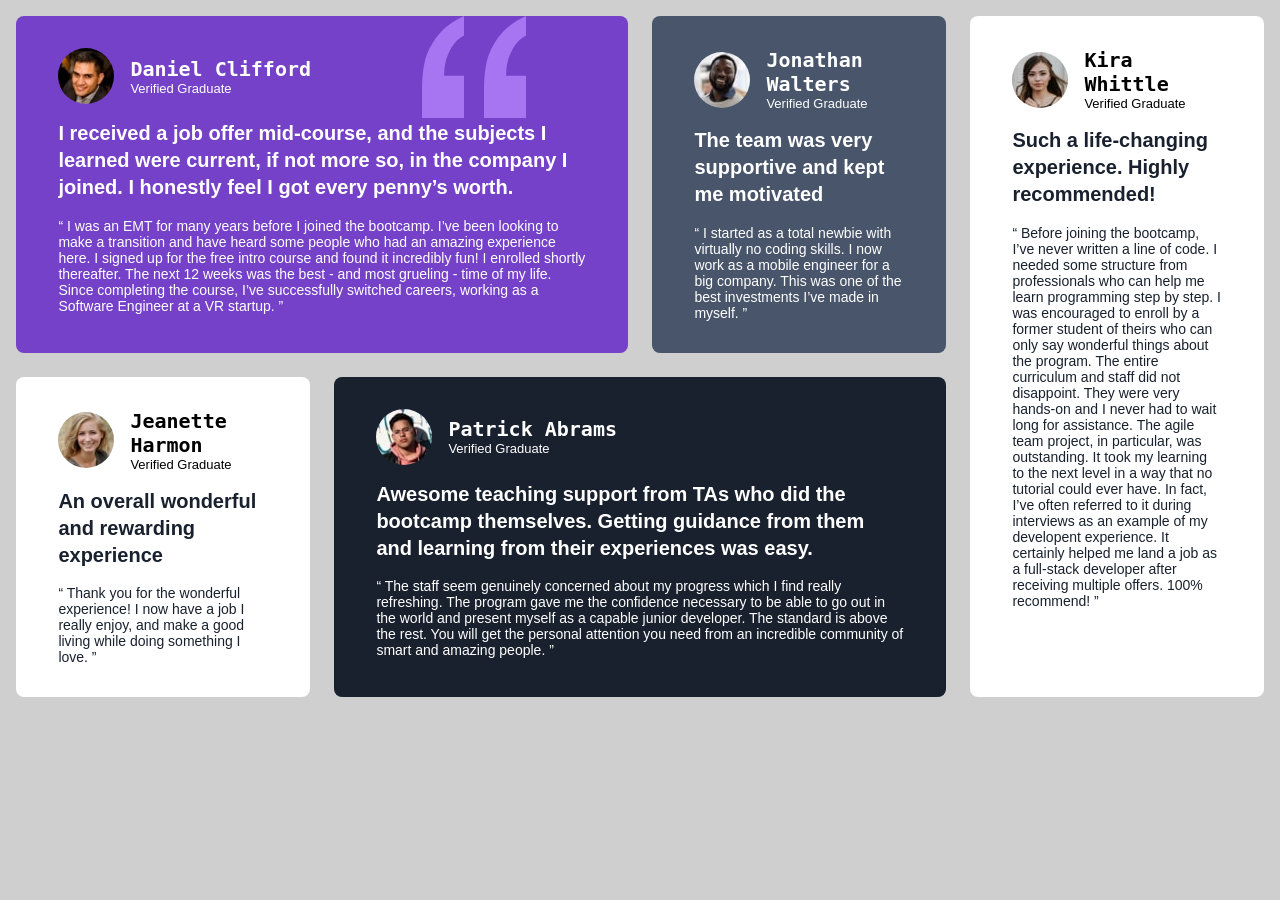
<file: index.html>
<!DOCTYPE html>
<html lang="en">
  <head>
    <meta charset="UTF-8">
    <meta name="viewport" content="width=device-width, initial-scale=1.0">
    <link
      href="https://fonts.googleapis.com/css2?family=Barlow+Semi+Condensed:wght@500;600&display=swap"
      rel="stylesheet">
    <link rel="icon" type="image/png" sizes="32x32"
      href="./images/favicon-32x32.png">
    <link rel="stylesheet" href="./styles/styles.css">
    <title>Frontend Mentor | [Testimonials grid section]</title>
  </head>
  <body>
    <main>
      <div class="testimonials-grid">
        <div class="item">
          <div class="person">
            <img src="images/image-daniel.jpg" alt>
            <div class="name">
              <h1>Daniel Clifford</h1>
              <p>Verified Graduate</p>
            </div>
          </div>

          <p class="top-quote">I received a job offer mid-course, and the
            subjects I learned were current, if not more so,
            in the company I joined. I honestly feel I got every penny’s
            worth.</p>
          <p class="text">“ I was an EMT for many years before I joined
            the bootcamp. I’ve been looking to make a
            transition and have heard some people who had an amazing experience
            here. I signed up
            for the free intro course and found it incredibly fun! I enrolled
            shortly thereafter.
            The next 12 weeks was the best - and most grueling - time of my
            life. Since completing
            the course, I’ve successfully switched careers, working as a
            Software Engineer at a VR startup. ”</p>

        </div>

        <div class="item">
          <div class="person">
            <img src="images/image-jonathan.jpg" alt>
            <div class="name">
              <h1>Jonathan Walters</h1>
              <p>Verified Graduate</p>
            </div>
          </div>

          <p class="top-quote">The team was very supportive and kept me
            motivated</p>
          <p class="text">“ I started as a total newbie with virtually
            no coding skills. I now work as
            a mobile engineer
            for a big company. This was one of the best investments I’ve made in
            myself.
            ”</p>

        </div>

        <div class="item">
          <div class="person">
            <img src="images/image-kira.jpg" alt>
            <div class="name">
              <h1>Kira Whittle</h1>
              <p>Verified Graduate</p>
            </div>
          </div>

          <p class="top-quote">Such a life-changing experience. Highly
            recommended!</p>
          <p class="text">“ Before joining the bootcamp, I’ve never
            written a line of code. I needed
            some structure from
            professionals who can help me learn programming step by step. I was
            encouraged to enroll by a former
            student of theirs who can only say wonderful things about the
            program. The
            entire curriculum and staff
            did not disappoint. They were very hands-on and I never had to wait
            long for
            assistance. The agile team
            project, in particular, was outstanding. It took my learning to the
            next
            level in a way that no tutorial
            could ever have. In fact, I’ve often referred to it during
            interviews as an
            example of my developent
            experience. It certainly helped me land a job as a full-stack
            developer
            after receiving multiple offers.
            100% recommend! ”</p>

        </div>

        <div class="item">
          <div class="person">
            <img src="images/image-jeanette.jpg" alt>
            <div class="name">
              <h1>Jeanette Harmon</h1>
              <p>Verified Graduate</p>
            </div>
          </div>

          <p class="top-quote">An overall wonderful and rewarding experience</p>
          <p class="text">“ Thank you for the wonderful experience! I
            now have a job I really enjoy,
            and make a good living
            while doing something I love. ”</p>

        </div>

        <div class="item">
          <div class="person">
            <img src="images/image-patrick.jpg" alt>
            <div class="name">
              <h1>Patrick Abrams</h1>
              <p>Verified Graduate</p>
            </div>
          </div>

          <p class="top-quote">Awesome teaching support from TAs who did the
            bootcamp themselves. Getting
            guidance from them and
            learning from their experiences was easy.</p>
          <p class="text">“ The staff seem genuinely concerned about my
            progress which I find really
            refreshing. The program
            gave me the confidence necessary to be able to go out in the world
            and
            present myself as a capable
            junior developer. The standard is above the rest. You will get the
            personal
            attention you need from
            an incredible community of smart and amazing people. ”</p>

        </div>
      </div>
    </main>

   

  </body>
</html>
</file>
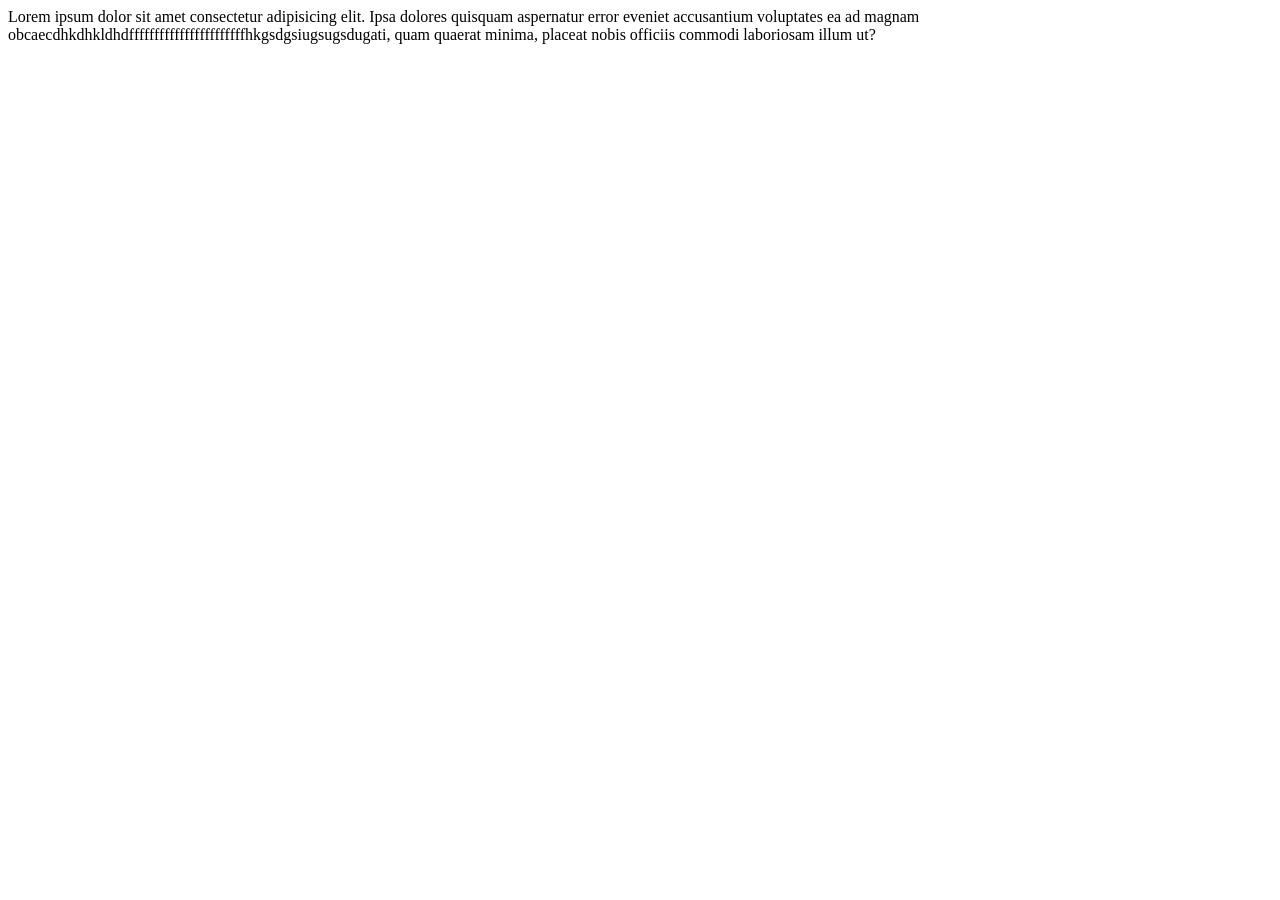
<file: contact/contact.html>
<!DOCTYPE html>
<html lang="en">
<head>
    <meta charset="UTF-8">
    <meta name="viewport" content="width=device-width, initial-scale=1.0">
    <title>contact</title>
</head>
<body>
   Lorem ipsum dolor sit amet consectetur adipisicing elit. Ipsa dolores quisquam aspernatur error eveniet accusantium voluptates ea ad magnam obcaecdhkdhkldhdfffffffffffffffffffffffhkgsdgsiugsugsdugati, quam quaerat minima, placeat nobis officiis commodi laboriosam illum ut? 
</body>
</html>
</file>
<file: styles/styles.css>
@import url("https://fonts.googleapis.com/css2?family=Barlow+Semi+Condensed:wght@500;600&display=swap");

* {
  padding: 0;
  margin: 0;
  box-sizing: border-box;
}

:root {
  --violet: hsl(263, 55%, 52%);
  --dark-grayish-blue: hsl(217, 19%, 35%);
  --dark-blackish-blue: hsl(219, 29%, 14%);
  --white: hsl(0, 0%, 100%);
  --light-grey: hsl(0, 0%, 81%);
  --light-grayish-blue: hsl(210, 46%, 95%);
}
img{
  max-width: 100%;
  display: block;
}
body{
  background-color: var(--light-grey);
  font-family:sans-serif;
  display: grid;
  justify-content: center;
}
.testimonials-grid{
  max-width: 1440px;
  margin: 1rem;
  display: grid;
  grid-template-areas: 
  "item1 item1 item2 item3"
  "item4 item5 item5 item3";
  grid-auto-columns: 1fr;
  gap: 1.5rem;
}
.testimonials-grid .item {
  padding: 2rem 2.65rem;
  border-radius: 0.5rem;
}
.testimonials-grid .item:nth-child(1) {
  grid-area: item1;
  background-color: var(--violet);
  position: relative;
  background-image: url("../images/bg-pattern-quotation.svg");
  background-repeat:no-repeat;
  background-position: 80% 0;
}
.testimonials-grid .item:nth-child(1) .person,
.testimonials-grid .item:nth-child(1) .top-quote,
.testimonials-grid .item:nth-child(2) .person,
.testimonials-grid .item:nth-child(2) .person,
.testimonials-grid .item:nth-child(2) .top-quote,
.testimonials-grid .item:nth-child(5) .person,
.testimonials-grid .item:nth-child(5) .top-quote {
  display: flex;
  align-items: center;
  gap: 1rem;
  color: var(--white);
  position: relative;
  z-index: 5;
  gap: 1rem;
}
.testimonials-grid .item:nth-child(1) .person img,
.testimonials-grid .item:nth-child(2) .person img,
.testimonials-grid .item:nth-child(3) .person img,
.testimonials-grid .item:nth-child(4) .person img,
.testimonials-grid .item:nth-child(5) .person img{
  border-radius: 50%;
}
.testimonials-grid .item:nth-child(1) .buttom-quote,
.testimonials-grid .item:nth-child(2) .buttom-quote,
.testimonials-grid .item:nth-child(5) .buttom-quote{
  color: var(--light-grey);
  margin-top: 1rem;
}
.testimonials-grid .item:nth-child(1) .quote-icon {
  width: 130px;
  position: absolute;
  top: 0;
  right: 100px;
}
.testimonials-grid .item:nth-child(2){
  grid-area: item2;
  background-color: var(--dark-grayish-blue);
}
.testimonials-grid .item:nth-child(3){
  grid-area: item3;
  background-color: var(--white);
}
.testimonials-grid .item:nth-child(3) .top-quote
.testimonials-grid .item:nth-child(3) .buttom-quote{
  color: var(--dark-blackish-blue);
}
.testimonials-grid .item:nth-child(3) .person,
.testimonials-grid .item:nth-child(3) .top-quote,
.testimonials-grid .item:nth-child(4) .person,
.testimonials-grid .item:nth-child(4) .top-quote{
  display: flex;
  align-items: center;
  gap: 1rem;
  z-index:5;
  margin-bottom: 1rem;
}
.testimonials-grid .item:nth-child(4){
  grid-area:item4;
  background-color: var(--white);
}
.testimonials-grid .item:nth-child(5){
  grid-area:item5;
  background-color: var(--dark-blackish-blue);
}
.testimonials-grid .item:nth-child(1) .person h1,
.testimonials-grid .item:nth-child(2) .person h1,
.testimonials-grid .item:nth-child(3) .person h1,
.testimonials-grid .item:nth-child(4) .person h1,
.testimonials-grid .item:nth-child(5) .person h1{
  font-family:monospace;
  font-size: 20px;
  font-weight: bold;
}
.testimonials-grid .item:nth-child(1) .person p, 
.testimonials-grid .item:nth-child(2) .person p,
.testimonials-grid .item:nth-child(3) .person p,
.testimonials-grid .item:nth-child(4) .person p,
.testimonials-grid .item:nth-child(5) .person p{
  font-family: Arial, Helvetica, sans-serif;
  font-size: 13px;
}
.testimonials-grid .item:nth-child(1) .top-quote,
.testimonials-grid .item:nth-child(2) .top-quote,
.testimonials-grid .item:nth-child(5) .top-quote{
  color:var(--white);
  font-weight: bold;
  margin-top: 1rem;
  font-size: 20px;
  line-height:1.7rem;
}
.testimonials-grid .item:nth-child(3) .top-quote,
.testimonials-grid .item:nth-child(4) .top-quote{
  color:var(--dark-blackish-blue);
  font-weight: bold;
  margin-top: 1rem;
  font-size: 20px;
  line-height:1.7rem;
}
.testimonials-grid .item:nth-child(1) .text,
.testimonials-grid .item:nth-child(2) .text,
.testimonials-grid .item:nth-child(5) .text{
  color:var(--white);
  font-size: 14px;
  margin-top: 1rem;
}
.testimonials-grid .item:nth-child(3) .text,
.testimonials-grid .item:nth-child(4) .text{
  color: var(--dark-blackish-blue);
  font-size: 14px;
  margin-top: 1rem;
}
@media(min-width:320px) and (max-width:800px){
  .testimonials-grid{
    display: flex;
    flex-direction: column;
    height: auto;
    
  }
}
</file>
